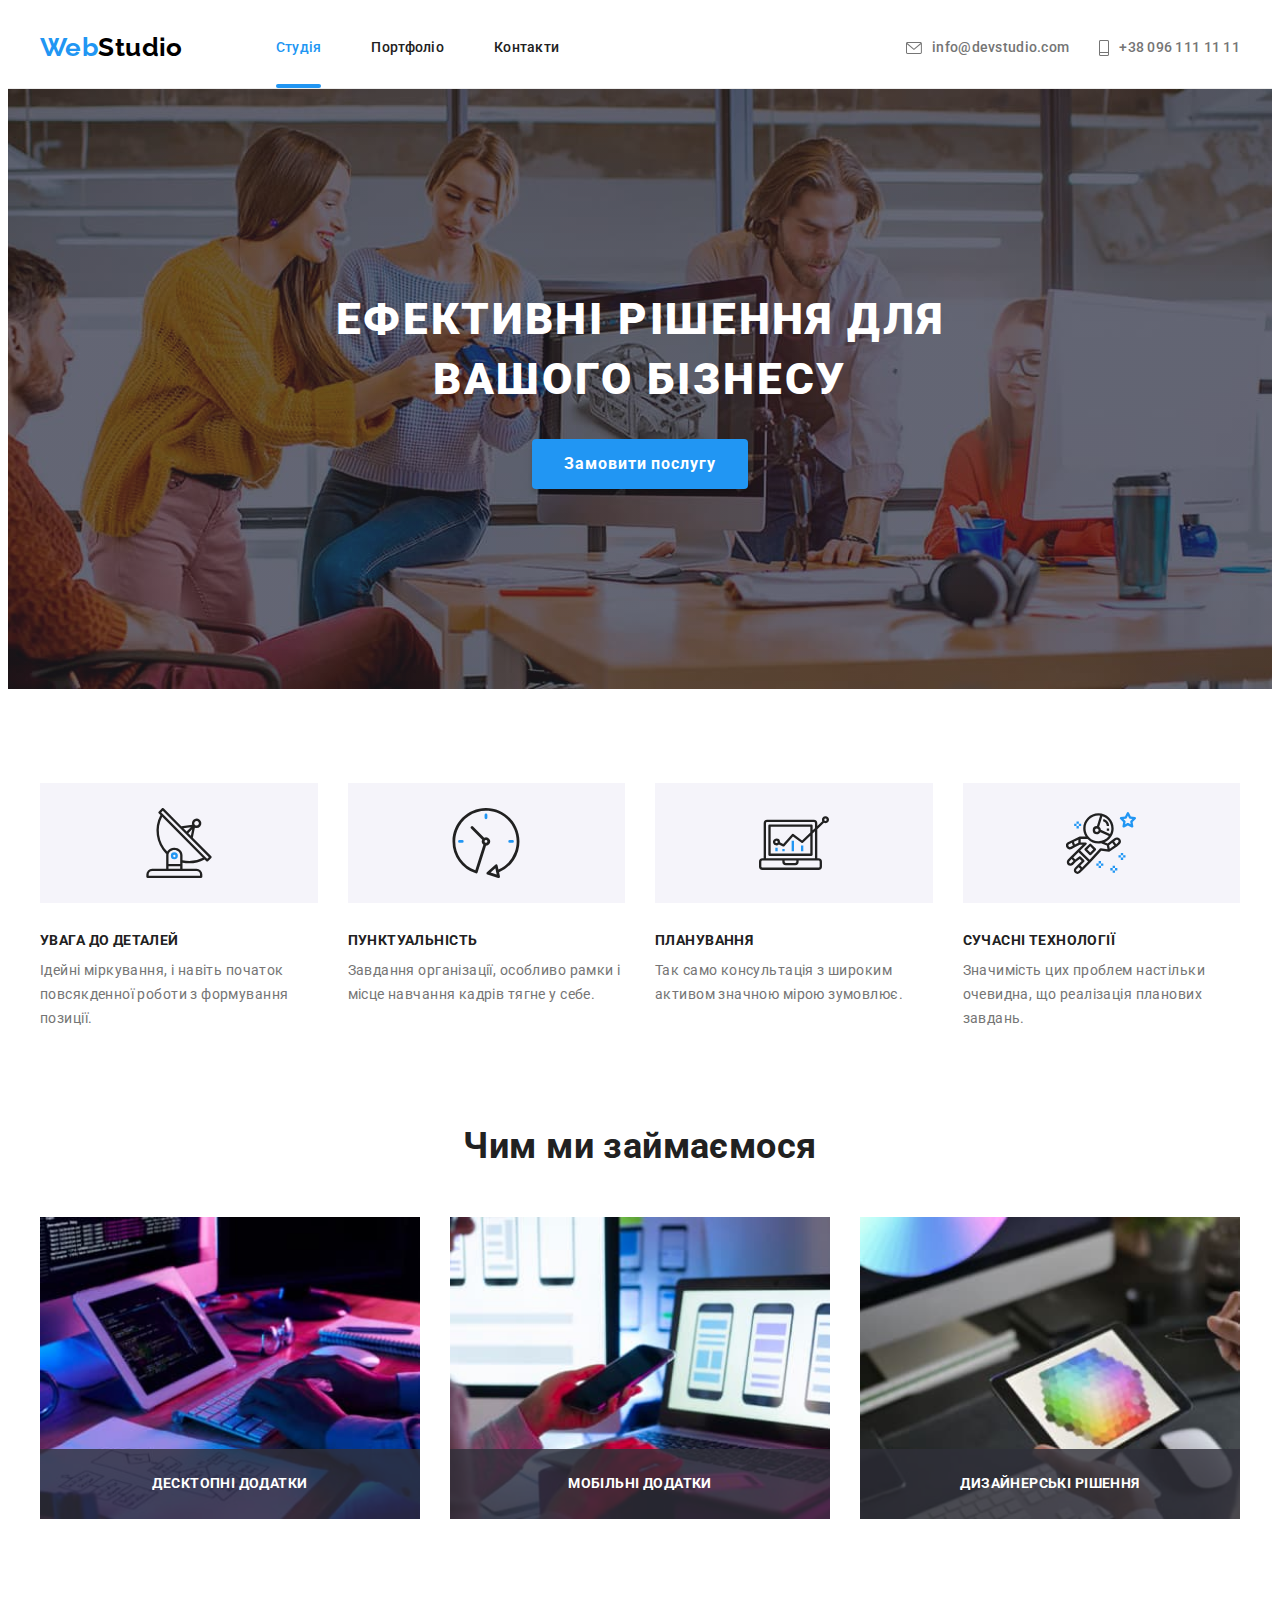
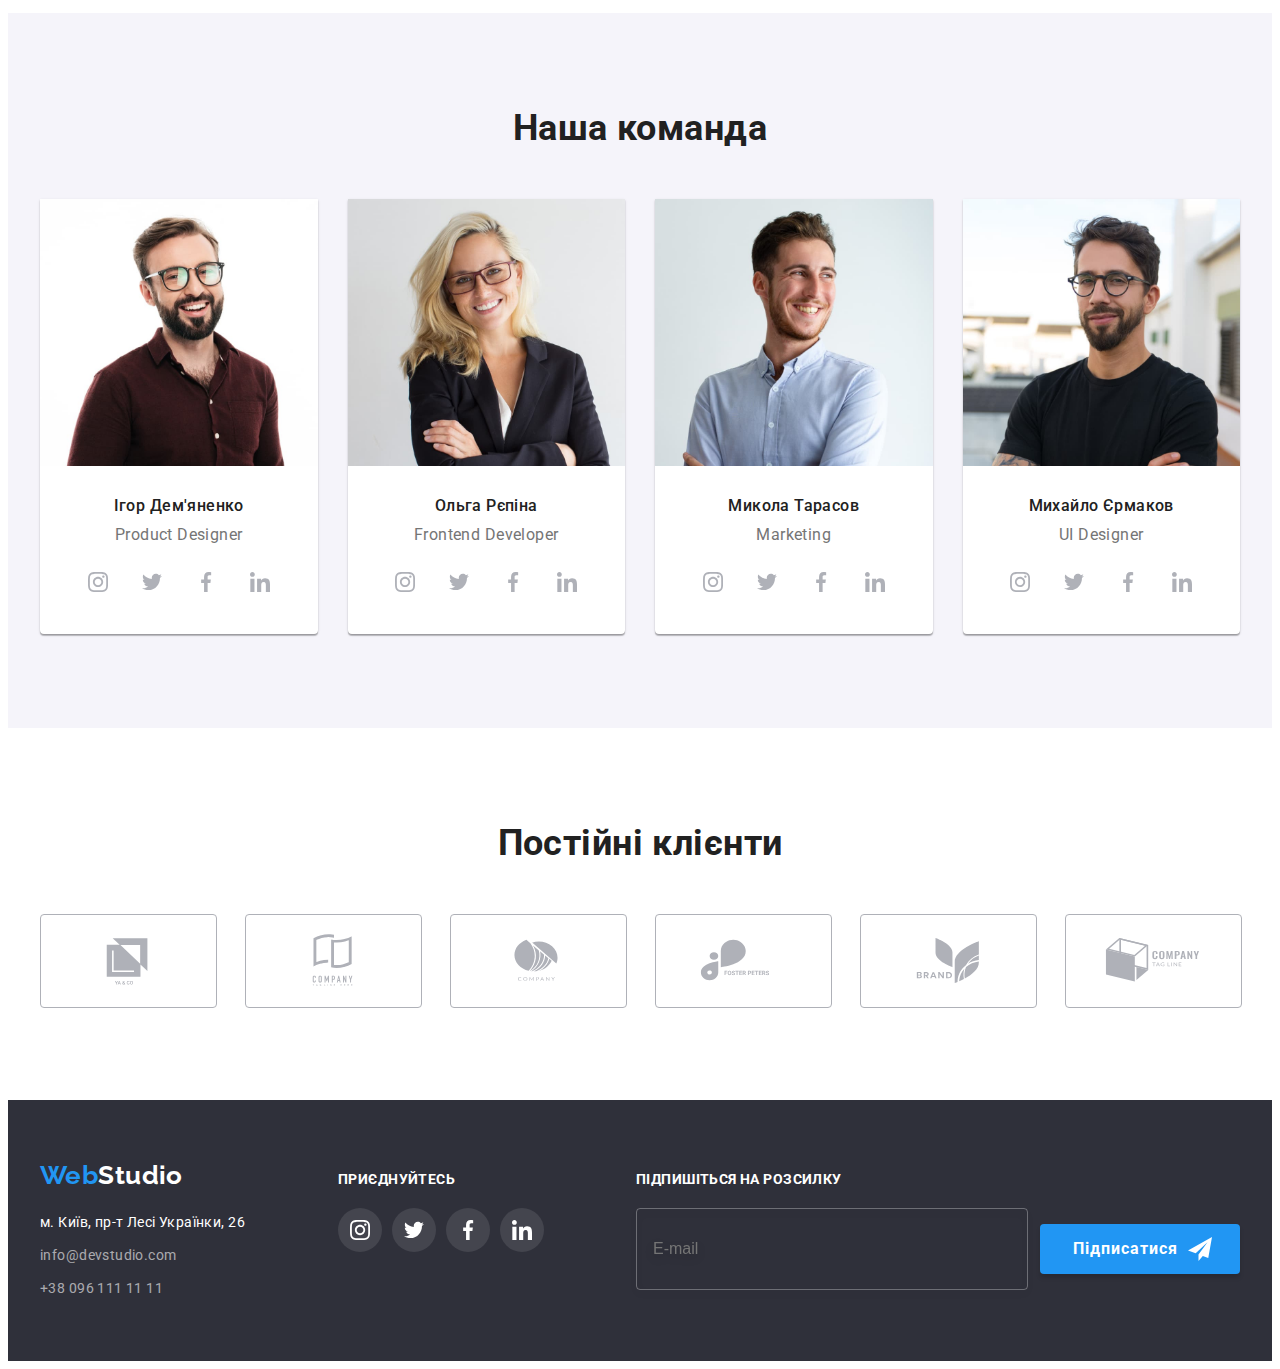
<file: index.html>
<!DOCTYPE html>
<html lang="uk">

<head>
  <meta charset="UTF-8" />
  <meta http-equiv="X-UA-Compatible" content="IE=edge" />
  <meta name="viewport" content="width=device-width, initial-scale=1.0" />
  <title>Ефективні рішення для вашого бізнесу</title>
  <link rel="preconnect" href="https://fonts.googleapis.com">
  <link rel="preconnect" href="https://fonts.gstatic.com" crossorigin>
  <link href="https://fonts.googleapis.com/css2?family=Raleway:wght@700&family=Roboto:wght@400;500;700;900&display=swap"
    rel="stylesheet">
  <link rel="stylesheet" href="https://cdnjs.cloudflare.com/ajax/libs/modern-normalize/1.1.0/modern-normalize.min.css"
    integrity="sha512-wpPYUAdjBVSE4KJnH1VR1HeZfpl1ub8YT/NKx4PuQ5NmX2tKuGu6U/JRp5y+Y8XG2tV+wKQpNHVUX03MfMFn9Q=="
    crossorigin="anonymous" referrerpolicy="no-referrer" />
  <!-- <link rel="stylesheet" href="./css/styles.css"> -->
  <link rel="stylesheet" href="./css/main.min.css">
</head>

<body>
  <header class="header">
    <div class="container header__container">
      <a class="logo header__logo" href="./index.html">Web<span class="header__logo-part">Studio</span></a>
      <nav class="navigation">
        <ul class="navigation__list">
          <li>
            <a class="navigation__link navigation__link--current " href="./index.html">Студія</a>
          </li>
          <li>
            <a class="navigation__link " href="./portfolio.html">Портфоліо</a>
          </li>
          <li>
            <a class="navigation__link" href="">Контакти</a>
          </li>
        </ul>
      </nav>
      <ul class="contacts">
        <li class="contacts__item">
          <a class="contacts__link" href="mailto:info@devstudio.com"><svg class="contacts__icon" width="16px"
              height="12px">
              <use href="./images/icons.svg#icon-envelope"> </use>
            </svg> info@devstudio.com</a>
        </li>
        <li class="contacts__item">
          <a class="contacts__link" href="tel:+380961111111"><svg class="contacts__icon" width="10px" height="16px">
              <use href="./images/icons.svg#icon-phone"> </use>
            </svg> +38 096 111 11 11</a>
        </li>
      </ul>
      <button type="button" class="menu-open" data-menu-open>
        <svg width="40" height="40">
          <use href="./images/icons.svg#icon-menu-btn"></use>
        </svg>
      </button>
    </div>
    <div class="mobile-menu is-hidden" data-menu >
     <div class="container">
       <div class="mobile-menu-top">
          <button type="button" class="menu-close" data-menu-close>
            <svg width="40" height="40">
              <use href="./images/icons.svg#icon-menu-close"></use>
            </svg>
          </button>
          <ul class="mobile-navigation__list">
            <li class="mobile-navigation__item">
              <a class="mobile-navigation__link" href="./index.html">Студія</a>
            </li>
            <li class="mobile-navigation__item">
              <a class="mobile-navigation__link " href="./portfolio.html">Портфоліо</a>
            </li>
            <li class="mobile-navigation__item">
              <a class="mobile-navigation__link" href="">Контакти</a>
            </li>
          </ul>
       </div>
  
       <div class="mobile-menu-bottom">
          <a class="mobile-contacts tel" href="tel:+380961111111">+38 096 111 11 11</a>
    
          <a class="mobile-contacts mail" href="mailto:info@devstudio.com">info@devstudio.com</a>
    
          <ul class="mobile-social">
            <li class="mobile-social__item">
              <a class="mobile-social__link" href="">
                Instagram
              </a>
            </li>
            <li class="mobile-social__item">
              <a class="mobile-social__link" href="">
                Twitter
              </a>
            </li>
            <li class="mobile-social__item">
              <a class="mobile-social__link" href="">
                Facebook
              </a>
            </li>
            <li class="mobile-social__item">
              <a class="mobile-social__link" href="">
                LinkedIn
              </a>
            </li>
          </ul>
       </div>
     </div>

    </div>
  </header>
  <main>
    <section class="hero">
      <h1 class="hero__title">
        Ефективні рішення для <br> вашого бізнесу
      </h1>
      <button class="hero__button" type="button" data-modal-open>Замовити послугу</button>
    </section>
    <section class="preference">
      <div class="container">
        <h2 class="hide">
          Наші відмінності
        </h2>
        <ul class="preference__list">
          <li class="preference__item">

            <h3 class="preference__title">
              УВАГА ДО ДЕТАЛЕЙ
            </h3>
            <p class="preference__text">
              Ідейні міркування, і навіть початок повсякденної роботи з
              формування позиції.
            </p>
          </li>
          <li class="preference__item">
            <h3 class="preference__title">
              ПУНКТУАЛЬНІСТЬ
            </h3>
            <p class="preference__text">
              Завдання організації, особливо рамки і місце навчання кадрів тягне
              у себе.
            </p>
          </li>
          <li class="preference__item">
            <h3 class="preference__title">ПЛАНУВАННЯ</h3>
            <p class="preference__text">
              Так само консультація з широким активом значною мірою зумовлює.
            </p>
          </li>
          <li class="preference__item">
            <h3 class="preference__title">СУЧАСНІ ТЕХНОЛОГІЇ</h3>
            <p class="preference__text">
              Значимість цих проблем настільки очевидна, що реалізація планових
              завдань.
            </p>
          </li>
        </ul>
      </div>
    </section>
    <section class="work ">
      <div class="container">
        <h2 class="work__title">Чим ми займаємося</h2>
        <ul class="work__list">
          <li class="work__item">
            <div class="work__wrap"><img srcset="./images/box1.jpg 1x, ./images/box1-2x.jpeg 2x" src="./images/box1.jpg"
                alt="програміст за роботою" width="370" height="294" />
              <h3 class="work__name">Десктопні додатки</h3>
            </div>
          </li>
          <li class="work__item">
            <div class="work__wrap">
              <img srcset="./images/box2.jpg 1x, ./images/box2-2x.jpeg 2x" src="./images/box2.jpg"
                alt="веб-дизайнер розробляє мобільний додаток" width="370" height="294" />
              <h3 class="work__name">Мобільні додатки</h3>
            </div>
          </li>
          <li class="work__item">
            <div class="work__wrap">
              <img srcset="./images/box3.jpg 1x, ./images/box3-2x.jpeg 2x" src="./images/box3.jpg"
                alt="веб-дизайнер працює з палітрою кольорів" width="370" height="294" />
              <h3 class="work__name">Дизайнерські рішення</h3>
            </div>
          </li>
        </ul>
      </div>
    </section>
    <section class="section-team">
      <div class="container">
        <h2 class="section-team__title">
          Наша команда
        </h2>
        <ul class="team">
          <li class="team__item">
            <picture>
              <source srcset="./images/igor-desk.jpg 1x, ./images/igor-desk-2x.jpeg 2x" media="(min-width: 1200px)">
              <source srcset="./images/igor-tablet.jpeg 1x, ./images/igor-tablet-2x.jpeg 2x" media="(min-width: 768px)">
              <source srcset="./images/igor-mobile.jpeg 1x, ./images/igor-mobile-2x.jpeg 2x" media="(max-width: 767px)">
              <img src="./images/igor-mobile.jpeg" alt="Ігор Дем'яненко" width="450" />
            </picture>

            <div class="team__card">
              <h3 class="team__name">Ігор Дем'яненко</h3>
              <p class="team__description" lang="en">Product Designer</p>
              <ul class="socials">
                <li class="socials__item">
                  <a class="socials__link" href="">
                    <svg class="socials__icon" width="20" height="20">
                      <use href="./images/icons.svg#icon-instagram2"></use>
                    </svg>
                  </a>
                </li>
                <li class="socials__item">
                  <a class="socials__link" href="">
                    <svg class="socials__icon" width="20" height="20">
                      <use href="./images/icons.svg#icon-twitter2"></use>
                    </svg>
                  </a>
                </li>
                <li class="socials__item">
                  <a class="socials__link" href="">
                    <svg class="socials__icon" width="20" height="20">
                      <use href="./images/icons.svg#icon-facebook2"></use>
                    </svg>
                  </a>
                </li>
                <li class="socials__item">
                  <a class="socials__link" href="">
                    <svg class="socials__icon" width="20" height="20">
                      <use href="./images/icons.svg#icon-linkedin2"></use>
                    </svg>
                  </a>
                </li>
              </ul>
            </div>
          </li>
          <li class="team__item">
            <picture>
              <source srcset="./images/olga-desk.jpg 1x, ./images/olga-desk-2x.jpeg 2x" media="(min-width: 1200px)">
              <source srcset="./images/olga-tablet.jpeg 1x, ./images/olga-tablet-2x.jpeg 2x" media="(min-width: 768px)">
              <source srcset="./images/olga-mobile.jpeg 1x, ./images/olga-mobile-2x.jpeg 2x" media="(max-width: 767px)">
              <img src="./images/olga-mobile.jpeg" alt="Ольга Рєпіна" width="450" />
            </picture>
            <div class="team__card">
              <h3 class="team__name">Ольга Рєпіна</h3>
              <p class="team__description" lang="en">Frontend Developer</p>
              <ul class="socials">
                <li class="socials__item">
                  <a class="socials__link" href="">
                    <svg class="socials__icon" width="20" height="20">
                      <use href="./images/icons.svg#icon-instagram2"></use>
                    </svg>
                  </a>
                </li>
                <li class="socials__item">
                  <a class="socials__link" href="">
                    <svg class="socials__icon" width="20" height="20">
                      <use href="./images/icons.svg#icon-twitter2"></use>
                    </svg>
                  </a>
                </li>
                <li class="socials__item">
                  <a class="socials__link" href="">
                    <svg class="socials__icon" width="20" height="20">
                      <use href="./images/icons.svg#icon-facebook2"></use>
                    </svg>
                  </a>
                </li>
                <li class="socials__item">
                  <a class="socials__link" href="">
                    <svg class="socials__icon" width="20" height="20">
                      <use href="./images/icons.svg#icon-linkedin2"></use>
                    </svg>
                  </a>
                </li>
              </ul>
            </div>
          </li>
          <li class="team__item">
            <picture>
              <source srcset="./images/mukola-desk.jpg 1x, ./images/mukola-desk-2x.jpeg 2x" media="(min-width: 1200px)">
              <source srcset="./images/mukola-tablet.jpeg 1x, ./images/mukola-tablet-2x.jpeg 2x"
                media="(min-width: 768px)">
              <source srcset="./images/mukola-mobile.jpeg 1x, ./images/mukola-mobile-2x.jpeg 2x"
                media="(max-width: 767px)">
              <img src="./images/mukola-mobile.jpeg" alt="Микола Тарасов" width="450" />
            </picture>
            <div class="team__card">
              <h3 class="team__name">Микола Тарасов</h3>
              <p class="team__description" lang="en">Marketing</p>
              <ul class="socials">
                <li class="socials__item">
                  <a class="socials__link" href="">
                    <svg class="socials__icon" width="20" height="20">
                      <use href="./images/icons.svg#icon-instagram2"></use>
                    </svg>
                  </a>
                </li>
                <li class="socials__item">
                  <a class="socials__link" href="">
                    <svg class="socials__icon" width="20" height="20">
                      <use href="./images/icons.svg#icon-twitter2"></use>
                    </svg>
                  </a>
                </li>
                <li class="socials__item">
                  <a class="socials__link" href="">
                    <svg class="socials__icon" width="20" height="20">
                      <use href="./images/icons.svg#icon-facebook2"></use>
                    </svg>
                  </a>
                </li>
                <li class="socials__item">
                  <a class="socials__link" href="">
                    <svg class="socials__icon" width="20" height="20">
                      <use href="./images/icons.svg#icon-linkedin2"></use>
                    </svg>
                  </a>
                </li>
              </ul>
            </div>
          </li>
          <li class="team__item">
            <picture>
              <source srcset="./images/muchailo-desk.jpg 1x, ./images/muchailo-desk-2x.jpeg 2x"
                media="(min-width: 1200px)">
              <source srcset="./images/muchailo-tablet.jpeg 1x, ./images/muchailo-tablet-2x.jpeg 2x"
                media="(min-width: 768px)">
              <source srcset="./images/muchailo-mobile.jpeg 1x, ./images/muchailo-mobile-2x.jpeg 2x"
                media="(max-width: 767px)">
              <img src="./images/muchailo-mobile.jpeg" alt="Михайло Єрмаков" width="450" />
            </picture>
            <div class="team__card">
              <h3 class="team__name">Михайло Єрмаков</h3>
              <p class="team__description" lang="en">UI Designer</p>
              <ul class="socials">
                <li class="socials__item">
                  <a class="socials__link" href="">
                    <svg class="socials__icon" width="20" height="20">
                      <use href="./images/icons.svg#icon-instagram2"></use>
                    </svg>
                  </a>
                </li>
                <li class="socials__item">
                  <a class="socials__link" href="">
                    <svg class="socials__icon" width="20" height="20">
                      <use href="./images/icons.svg#icon-twitter2"></use>
                    </svg>
                  </a>
                </li>
                <li class="socials__item">
                  <a class="socials__link" href="">
                    <svg class="socials__icon" width="20" height="20">
                      <use href="./images/icons.svg#icon-facebook2"></use>
                    </svg>
                  </a>
                </li>
                <li class="socials__item">
                  <a class="socials__link" href="">
                    <svg class="socials__icon" width="20" height="20">
                      <use href="./images/icons.svg#icon-linkedin2"></use>
                    </svg>
                  </a>
                </li>
              </ul>
            </div>
          </li>
        </ul>
      </div>
    </section>
    <section class="clients section">
      <div class="container">
        <h2 class="clients__title">Постійні клієнти</h2>
        <ul class="clients__list">
          <li class="clients__item">
            <a class="clients__link" href=""> <svg class="clients__icon" width="106" height="60">
                <use href="./images/icons.svg#icon-yaco"></use>
              </svg></a>
          </li>
          <li class="clients__item">
            <a class="clients__link" href=""> <svg class="clients__icon" width="106" height="60">
                <use href="./images/icons.svg#icon-company1"></use>
              </svg></a>
          </li>
          <li class="clients__item">
            <a class="clients__link" href=""> <svg class="clients__icon" width="106" height="60">
                <use href="./images/icons.svg#icon-company2"></use>
              </svg></a>
          </li>
          <li class="clients__item">
            <a class="clients__link" href=""> <svg class="clients__icon" width="106" height="60">
                <use href="./images/icons.svg#icon-foster"></use>
              </svg></a>
          </li>
          <li class="clients__item">
            <a class="clients__link" href=""> <svg class="clients__icon" width="106" height="60">
                <use href="./images/icons.svg#icon-brand"></use>
              </svg></a>
          </li>
          <li class="clients__item">
            <a class="clients__link" href=""> <svg class="clients__icon" width="106" height="60">
                <use href="./images/icons.svg#icon-tagline"></use>
              </svg></a>
          </li>
        </ul>
      </div>
    </section>
  </main>
  <footer class="footer footer__section">
    <div class="container footer__wrap">
      <div class="tablet footer__wrap">
        <div class="address__wrap">
          <a class="logo footer__logo" href="./index.html">Web<span class="footer__logo-part">Studio</span></a>
          <address>
            <ul class="address">
              <li class="address__item">
                <a class="address__link address__link--map" href="https://goo.gl/maps/CPtrU1FHBa2aNyZL9" target="_blank"
                  rel="noopener noreferrer">
                  м. Київ, пр-т Лесі Українки, 26
                </a>
              </li>
              <li class="address__item">
                <a class="address__link" href="mailto:info@devstudio.com">info@devstudio.com</a>
              </li>
              <li class="address__item">
                <a class="address__link" href="tel:+380961111111">+38 096 111 11 11</a>
              </li>
            </ul>
          </address>
        </div>
        <div class="join-wrap">
          <p class="footer__title">приєднуйтесь</p>
          <ul class="join">
            <li class="join__item">
              <a class="join__link" href="">
                <svg class="join__icon" width="20" height="20">
                  <use href="./images/icons.svg#icon-instagram1"></use>
                </svg>
              </a>
            </li>
            <li class="join__item">
              <a class="join__link" href="">
                <svg class="join__icon" width="20" height="20">
                  <use href="./images/icons.svg#icon-twitter1"></use>
                </svg>
              </a>
            </li>
            <li class="join__item">
              <a class="join__link" href="">
                <svg class="join__icon" width="20" height="20">
                  <use href="./images/icons.svg#icon-facebook1"></use>
                </svg>
              </a>
            </li>
            <li class="join__item">
              <a class="join__link" href="">
                <svg class="join__icon" width="20" height="20">
                  <use href="./images/icons.svg#icon-linkedin1"></use>
                </svg>
              </a>
            </li>
          </ul>
        </div>
      </div>

      <form name="footer-form">
        <p class="footer__title">Підпишіться на розсилку</p>
        <div class=" footer-form__wrap">
          <label>
            <input class="footer-form__input" type="email" name="email-subscribe" placeholder="E-mail"
              autocomplete="off" required>
          </label>
          <button class="footer-form__button" type="submit">
            Підписатися <svg class="footer-form__icon" width="24" height="24">
              <use href="./images/icons.svg#icon-icon-send"></use>
            </svg> </button>
        </div>
      </form>

    </div>

  </footer>
  <div class="backdrop is-hidden" data-modal>
    <div class="modal">
      <p class="modal__title">Залиште свої дані, ми вам передзвонимо</p>
      <form class="modal__form" autocomplete="off">

        <div class="modal__item">
          <label class="modal__label" for="name">Ім'я</label>
          <input class="modal__input" type="text" id="name" autofocus required>
          <svg class="modal__icone" width="18" height="18">
            <use href="./images/icons.svg#icon-person-black"></use>
          </svg>
        </div>
        <div class="modal__item">
          <label class="modal__label" for="tel">Телефон</label>
          <input class="modal__input" type="tel" id="tel" required>
          <svg class="modal__icone" width="18" height="18">
            <use href="./images/icons.svg#icon-phone-black"></use>
          </svg>
        </div>
        <div class="modal__item">
          <label class="modal__label" for="email">Пошта</label>
          <input class="modal__input" type="email" id="email">
          <svg class="modal__icone" width="18" height="18">
            <use href="./images/icons.svg#icon-email-black"></use>
          </svg>
        </div>

        <label class="modal__comment-label" for="comment">Коментар </label>
        <textarea class="modal__comment" name="comment" id="comment" placeholder="Введіть текст"></textarea>

        <div class="checkbox-wrap">
          <input class="checkbox__input hide" type="checkbox" name="policy" id="policy" required>
          <label class="checkbox__label" for="policy">
            <span class="checkbox__cover"><svg class="checkbox__icon" width="16" height="15">
                <use href="./images/icons.svg#icon-icon-check"></use>
              </svg></span>
            Погоджуюся з розсилкою та приймаю <a class="checkbox__link" href=""> Умови договору </a>
          </label>
        </div>

        <button class="modal__button" type="submit">Відправити</button>

      </form>
      <button class="close-button" type="button" data-modal-close> <svg class="close-button__icon" width="18"
          height="18">
          <use href="./images/icons.svg#icon-cross"></use>
        </svg>
      </button>
    </div>
  </div>
  <script src="./js/modal.js"></script>
  <script src="./js/menu.js"></script>
</body>

</html>
</file>
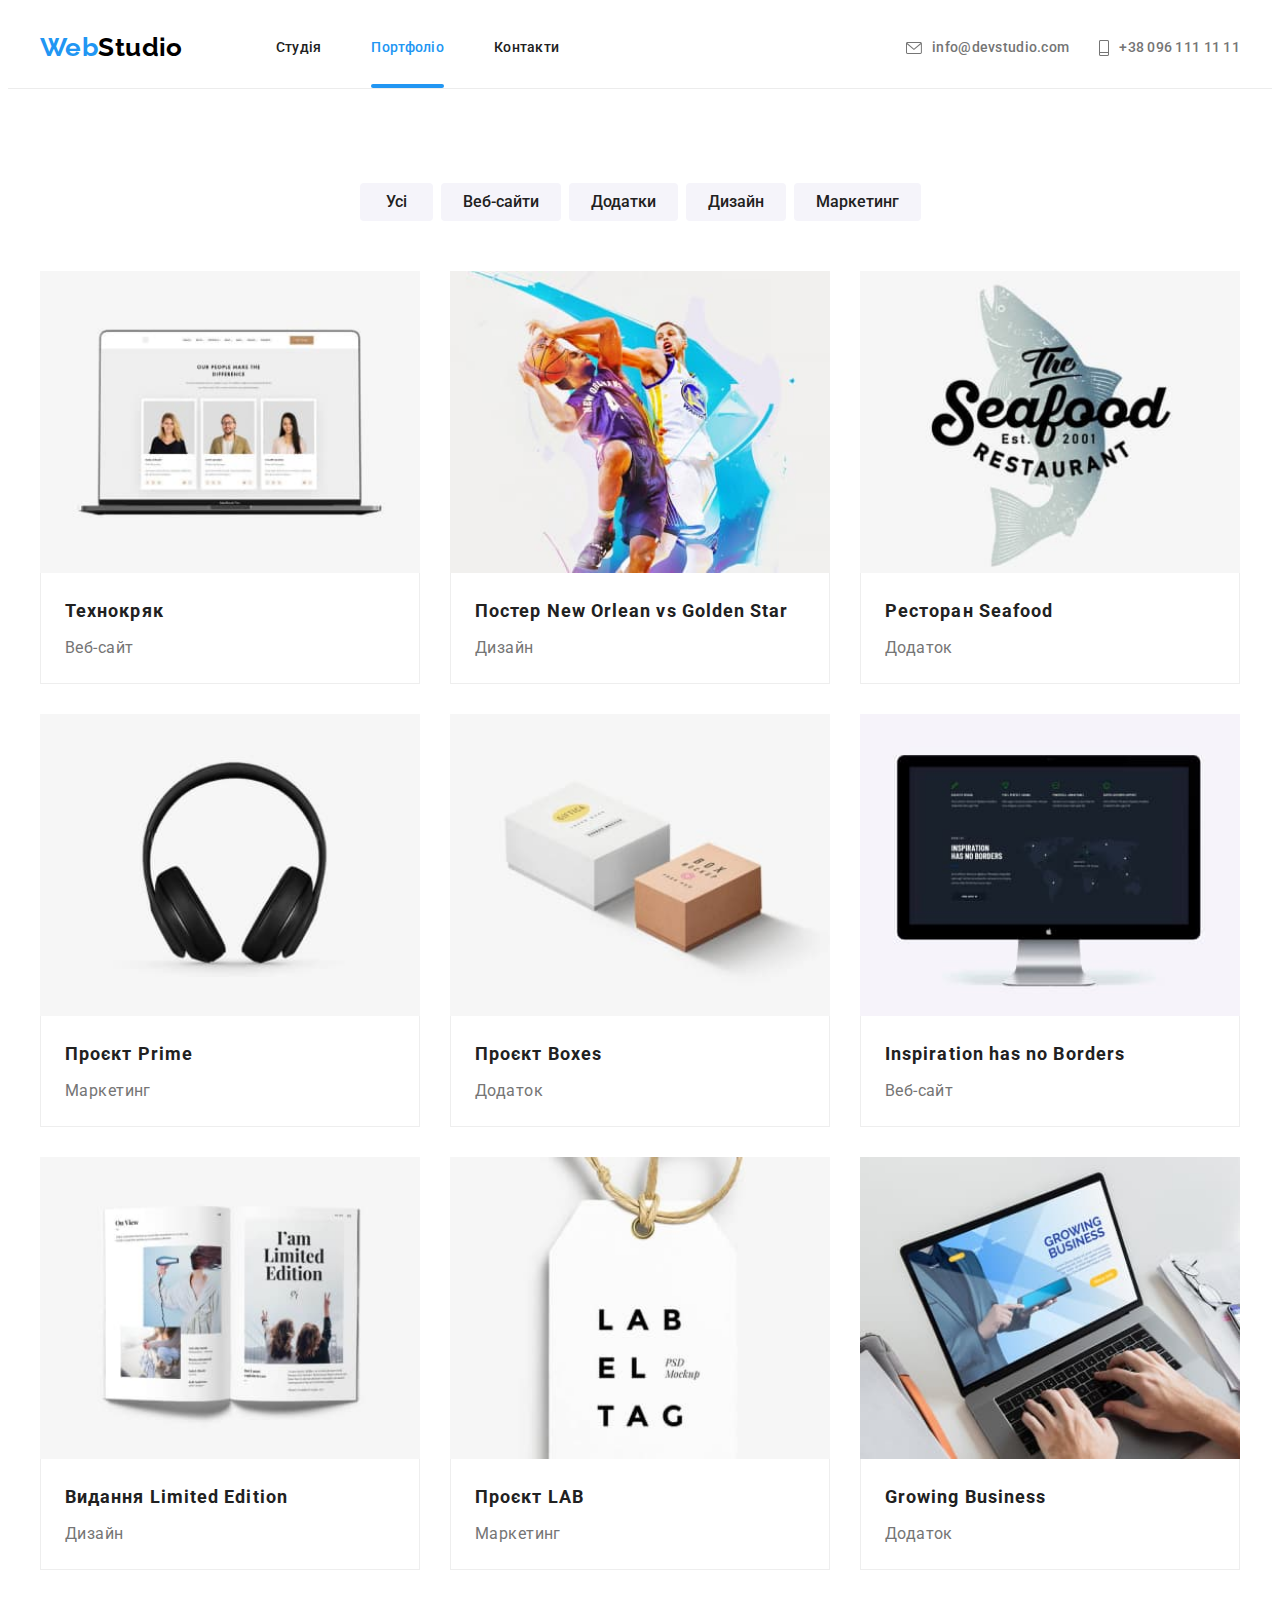
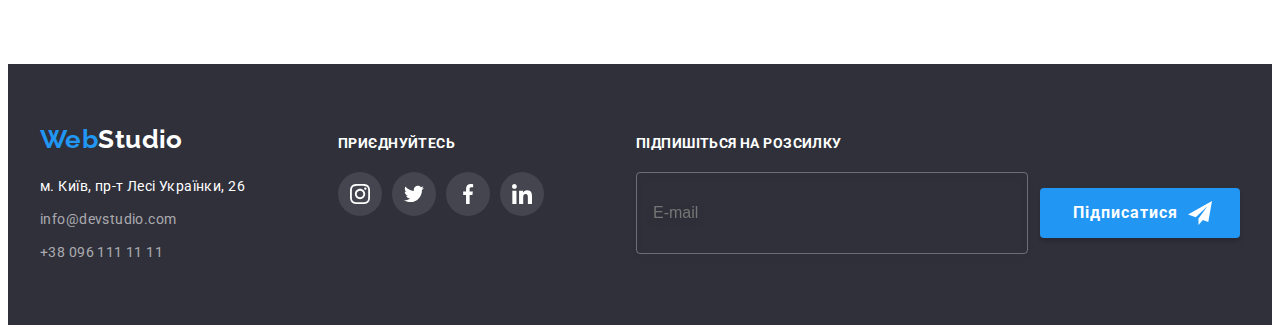
<file: portfolio.html>
<!DOCTYPE html>
<html lang="uk">

<head>
  <meta charset="UTF-8">
  <meta http-equiv="X-UA-Compatible" content="IE=edge">
  <meta name="viewport" content="width=device-width, initial-scale=1.0">
  <title>Портфоліо</title>
  <link rel="preconnect" href="https://fonts.googleapis.com">
  <link rel="preconnect" href="https://fonts.gstatic.com" crossorigin>
  <link href="https://fonts.googleapis.com/css2?family=Raleway:wght@700&family=Roboto:wght@400;500;700;900&display=swap"
    rel="stylesheet">
  <link rel="stylesheet" href="https://cdnjs.cloudflare.com/ajax/libs/modern-normalize/1.1.0/modern-normalize.min.css"
    integrity="sha512-wpPYUAdjBVSE4KJnH1VR1HeZfpl1ub8YT/NKx4PuQ5NmX2tKuGu6U/JRp5y+Y8XG2tV+wKQpNHVUX03MfMFn9Q=="
    crossorigin="anonymous" referrerpolicy="no-referrer" />
  <!-- <link rel="stylesheet" href="./css/styles.css"> -->
  <link rel="stylesheet" href=".//css/main.min.css">
</head>

<body>
  <header class="header">
    <div class="container header__container">
      <a class="logo header__logo" href="./index.html">Web<span class="header__logo-part">Studio</span></a>
      <nav class="navigation">
        <ul class="navigation__list">
          <li>
            <a class="navigation__link  " href="./index.html">Студія</a>
          </li>
          <li>
            <a class="navigation__link navigation__link--current" href="./portfolio.html">Портфоліо</a>
          </li>
          <li>
            <a class="navigation__link" href="">Контакти</a>
          </li>
        </ul>
      </nav>
      <ul class="contacts">
        <li class="contacts__item">
          <a class="contacts__link" href="mailto:info@devstudio.com"><svg class="contacts__icon" width="16px"
              height="12px">
              <use href="./images/icons.svg#icon-envelope"> </use>
            </svg> info@devstudio.com</a>
        </li>
        <li class="contacts__item">
          <a class="contacts__link" href="tel:+380961111111"><svg class="contacts__icon" width="10px" height="16px">
              <use href="./images/icons.svg#icon-phone"> </use>
            </svg> +38 096 111 11 11</a>
        </li>
      </ul>
      <button type="button" class="menu-open" data-menu-open>
        <svg width="40" height="40">
          <use href="./images/icons.svg#icon-menu-btn"></use>
        </svg>
      </button>
    </div>
    <div class="mobile-menu is-hidden" data-menu>
      <div class="container">
        <div class="mobile-menu-top">
          <button type="button" class="menu-close" data-menu-close>
            <svg width="40" height="40">
              <use href="./images/icons.svg#icon-menu-close"></use>
            </svg>
          </button>
          <ul class="mobile-navigation__list">
            <li class="mobile-navigation__item">
              <a class="mobile-navigation__link" href="./index.html">Студія</a>
            </li>
            <li class="mobile-navigation__item">
              <a class="mobile-navigation__link " href="./portfolio.html">Портфоліо</a>
            </li>
            <li class="mobile-navigation__item">
              <a class="mobile-navigation__link" href="">Контакти</a>
            </li>
          </ul>
        </div>
        <div class="mobile-menu-bottom">
          <a class="mobile-contacts tel" href="tel:+380961111111">+38 096 111 11 11</a>

          <a class="mobile-contacts mail" href="mailto:info@devstudio.com">info@devstudio.com</a>

          <ul class="mobile-social">
            <li class="mobile-social__item">
              <a class="mobile-social__link" href="">
                Instagram
              </a>
            </li>
            <li class="mobile-social__item">
              <a class="mobile-social__link" href="">
                Twitter
              </a>
            </li>
            <li class="mobile-social__item">
              <a class="mobile-social__link" href="">
                Facebook
              </a>
            </li>
            <li class="mobile-social__item">
              <a class="mobile-social__link" href="">
                LinkedIn
              </a>
            </li>
          </ul>
        </div>
      </div>
    </div>
  </header>

  <main>
    <section class="porfolio section">
      <div class="container">
        <h1 class="hide">Портфоліо</h1>
        <ul class="portfolio__list">
          <li>
            <button class="portfolio__button" type="button">Усі</button>
          </li>
          <li>
            <button class="portfolio__button" type="button">Веб-сайти</button>
          </li>
          <li>
            <button class="portfolio__button" type="button">Додатки</button>
          </li>
          <li>
            <button class="portfolio__button" type="button">Дизайн</button>
          </li>
          <li>
            <button class="portfolio__button" type="button">Маркетинг</button>
          </li>
        </ul>
        <ul class="projects">
          <li class="projects__item">
            <a class="projects__link" href="#">
              <div class="overlay">
                <picture>
                  <source srcset="./images/laptop-desk.jpg 1x, ./images/laptop-desk-2x.jpeg 2x" media="(min-width: 1200px)">
                  <source srcset="./images/laptop-tablet.jpeg 1x, ./images/laptop-tablet-2x.jpeg 2x" media="(min-width: 768px)">
                  <source srcset="./images/laptop-mobile.jpeg 1x, ./images/laptop-mobile-2x.jpeg 2x" media="(max-width: 767px)">
                  <img src="./images/laptop-mobile.jpeg" alt="сторінка веб-сайту" width="450" />
                </picture>
                <p class="overlay__text">Ресурс пропонує комплексні пропозиції з різним рівнем функціоналу та сервісів.
                  Все це дозволить
                  відвідувачу отримати вичерпні відомості про компанію чи приватну особу.</p>
              </div>
              <div class="description">
                <h2 class="description__title">Технокряк</h2>
                <p class="description__text">Веб-сайт</p>
              </div>
            </a>
          </li>
          <li class="projects__item">
            <a class="projects__link" href="#">
              <div class="overlay">
                <picture>
                  <source srcset="./images/orlean-desk.jpg 1x, ./images/orlean-desk-2x.jpeg 2x" media="(min-width: 1200px)">
                  <source srcset="./images/orlean-tablet.jpeg 1x, ./images/orlean-tablet-2x.jpeg 2x" media="(min-width: 768px)">
                  <source srcset="./images/orlean-mobile.jpeg 1x, ./images/orlean-mobile-2x.jpeg 2x" media="(max-width: 767px)">
                  <img src="./images/orlean-mobile.jpeg" alt="баскетболісти грають у м'яч" width="450" />
                </picture>
                <p class="overlay__text">Ресурс пропонує комплексні пропозиції з різним рівнем функціоналу та сервісів.
                  Все це дозволить
                  відвідувачу отримати вичерпні відомості про компанію чи приватну особу.</p>
              </div>
              <div class="description">
                <h2 class="description__title">Постер New Orlean vs Golden Star</h2>
                <p class="description__text">Дизайн</p>
              </div>
            </a>
          </li>
          <li class="projects__item">
            <a class="projects__link" href="#">
              <div class="overlay">
                <picture>
                  <source srcset="./images/seafood-desk.jpg 1x, ./images/seafood-desk-2x.jpeg 2x" media="(min-width: 1200px)">
                  <source srcset="./images/seafood-tablet.jpeg 1x, ./images/seafood-tablet-2x.jpeg 2x" media="(min-width: 768px)">
                  <source srcset="./images/seafood-mobile.jpeg 1x, ./images/seafood-mobile-2x.jpeg 2x" media="(max-width: 767px)">
                  <img src="./images/seafood-mobile.jpeg" alt="логотип ресторану морської їжі" width="450" />
                </picture>
                <p class="overlay__text">Ресурс пропонує комплексні пропозиції з різним рівнем функціоналу та сервісів.
                  Все це дозволить
                  відвідувачу отримати вичерпні відомості про компанію чи приватну особу.</p>
              </div>
              <div class="description">
                <h2 class="description__title">Ресторан Seafood</h2>
                <p class="description__text">Додаток</p>
              </div>
            </a>
          </li>
          <li class="projects__item">
            <a class="projects__link" href="#">
              <div class="overlay">
                <picture>
                  <source srcset="./images/headphones-desk.jpg 1x, ./images/headphones-desk-2x.jpeg 2x" media="(min-width: 1200px)">
                  <source srcset="./images/headphones-tablet.jpeg 1x, ./images/headphones-tablet-2x.jpeg 2x" media="(min-width: 768px)">
                  <source srcset="./images/headphones-mobile.jpeg 1x, ./images/headphones-mobile-2x.jpeg 2x" media="(max-width: 767px)">
                  <img src="./images/headphones-mobile.jpeg" alt="навушники" width="450" />
                </picture>
                <p class="overlay__text">Ресурс пропонує комплексні пропозиції з різним рівнем функціоналу та сервісів.
                  Все це дозволить
                  відвідувачу отримати вичерпні відомості про компанію чи приватну особу.</p>
              </div>
              <div class="description">
                <h2 class="description__title">Проєкт Prime</h2>
                <p class="description__text">Маркетинг</p>
              </div>
            </a>
          </li>
          <li class="projects__item">
            <a class="projects__link" href="#">
              <div class="overlay">
                <picture>
                  <source srcset="./images/boxes-desk.jpg 1x, ./images/boxes-desk-2x.jpeg 2x" media="(min-width: 1200px)">
                  <source srcset="./images/boxes-tablet.jpeg 1x, ./images/boxes-tablet-2x.jpeg 2x" media="(min-width: 768px)">
                  <source srcset="./images/boxes-mobile.jpeg 1x, ./images/boxes-mobile-2x.jpeg 2x" media="(max-width: 767px)">
                  <img src="./images/boxes-mobile.jpeg" alt="дві картонні коробки" width="450" />
                </picture>
                <p class="overlay__text">Ресурс пропонує комплексні пропозиції з різним рівнем функціоналу та сервісів.
                  Все це дозволить
                  відвідувачу отримати вичерпні відомості про компанію чи приватну особу.</p>
              </div>
              <div class="description">
                <h2 class="description__title">Проєкт Boxes</h2>
                <p class="description__text">Додаток</p>
              </div>
            </a>
          </li>
          <li class="projects__item">
            <a class="projects__link" href="#">
              <div class="overlay">
                <picture>
                  <source srcset="./images/screen-desk.jpg 1x, ./images/screen-desk-2x.jpeg 2x" media="(min-width: 1200px)">
                  <source srcset="./images/screen-tablet.jpeg 1x, ./images/screen-tablet-2x.jpeg 2x" media="(min-width: 768px)">
                  <source srcset="./images/screen-mobile.jpeg 1x, ./images/screen-mobile-2x.jpeg 2x" media="(max-width: 767px)">
                  <img src="./images/screen-mobile.jpeg" alt="монітор з відкритою сторінкою веб-сайту" width="450" />
                </picture>
                <p class="overlay__text">Ресурс пропонує комплексні пропозиції з різним рівнем функціоналу та сервісів.
                  Все це дозволить
                  відвідувачу отримати вичерпні відомості про компанію чи приватну особу.</p>
              </div>
              <div class="description">
                <h2 class="description__title">Inspiration has no Borders</h2>
                <p class="description__text">Веб-сайт</p>
              </div>
            </a>
          </li>
          <li class="projects__item">
            <a class="projects__link" href="#">
              <div class="overlay">
                <picture>
                  <source srcset="./images/magazine-desk.jpg 1x, ./images/magazine-desk-2x.jpeg 2x" media="(min-width: 1200px)">
                  <source srcset="./images/magazine-tablet.jpeg 1x, ./images/magazine-tablet-2x.jpeg 2x" media="(min-width: 768px)">
                  <source srcset="./images/magazine-mobile.jpeg 1x, ./images/magazine-mobile-2x.jpeg 2x" media="(max-width: 767px)">
                  <img src="./images/magazine-mobile.jpeg" alt="розгорнуте друковане видання" width="450" />
                </picture>
                <p class="overlay__text">Ресурс пропонує комплексні пропозиції з різним рівнем функціоналу та сервісів.
                  Все це дозволить
                  відвідувачу отримати вичерпні відомості про компанію чи приватну особу.</p>
              </div>
              <div class="description">
                <h2 class="description__title">Видання Limited Edition</h2>
                <p class="description__text">Дизайн</p>
              </div>
            </a>
          </li>
          <li class="projects__item">
            <a class="projects__link" href="#">
              <div class="overlay">
                <picture>
                  <source srcset="./images/tag-desk.jpg 1x, ./images/tag-desk-2x.jpeg 2x" media="(min-width: 1200px)">
                  <source srcset="./images/tag-tablet.jpeg 1x, ./images/tag-tablet-2x.jpeg 2x" media="(min-width: 768px)">
                  <source srcset="./images/tag-mobile.jpeg 1x, ./images/tag-mobile-2x.jpeg 2x" media="(max-width: 767px)">
                  <img src="./images/tag-mobile.jpeg" alt="ярлик" width="450" />
                </picture>
                <p class="overlay__text">Ресурс пропонує комплексні пропозиції з різним рівнем функціоналу та сервісів.
                  Все це дозволить
                  відвідувачу отримати вичерпні відомості про компанію чи приватну особу.</p>
              </div>
              <div class="description">
                <h2 class="description__title">Проєкт LAB</h2>
                <p class="description__text">Маркетинг</p>
              </div>
            </a>
          </li>
          <li class="projects__item">
            <a class="projects__link" href="#">
              <div class="overlay">
                <picture>
                  <source srcset="./images/hands-desk.jpg 1x, ./images/hands-desk-2x.jpeg 2x" media="(min-width: 1200px)">
                  <source srcset="./images/hands-tablet.jpeg 1x, ./images/hands-tablet-2x.jpeg 2x" media="(min-width: 768px)">
                  <source srcset="./images/hands-mobile.jpeg 1x, ./images/hands-mobile-2x.jpeg 2x" media="(max-width: 767px)">
                  <img src="./images/hands-mobile.jpeg" alt="робота з лептопом" width="450" />
                </picture>
                <p class="overlay__text">Ресурс пропонує комплексні пропозиції з різним рівнем функціоналу та сервісів.
                  Все це дозволить
                  відвідувачу отримати вичерпні відомості про компанію чи приватну особу.</p>
              </div>
              <div class="description">
                <h2 class="description__title">Growing Business</h2>
                <p class="description__text">Додаток</p>
              </div>
            </a>
          </li>
        </ul>
      </div>
    </section>
  </main>
  <footer class="footer footer__section">
    <div class="container footer__wrap">
      <div class="tablet footer__wrap">
        <div class="address__wrap">
          <a class="logo footer__logo" href="./index.html">Web<span class="footer__logo-part">Studio</span></a>
          <address>
            <ul class="address">
              <li class="address__item">
                <a class="address__link address__link--map" href="https://goo.gl/maps/CPtrU1FHBa2aNyZL9" target="_blank"
                  rel="noopener noreferrer">
                  м. Київ, пр-т Лесі Українки, 26
                </a>
              </li>
              <li class="address__item">
                <a class="address__link" href="mailto:info@devstudio.com">info@devstudio.com</a>
              </li>
              <li class="address__item">
                <a class="address__link" href="tel:+380961111111">+38 096 111 11 11</a>
              </li>
            </ul>
          </address>
        </div>
        <div class="join-wrap">
          <p class="footer__title">приєднуйтесь</p>
          <ul class="join">
            <li class="join__item">
              <a class="join__link" href="">
                <svg class="join__icon" width="20" height="20">
                  <use href="./images/icons.svg#icon-instagram1"></use>
                </svg>
              </a>
            </li>
            <li class="join__item">
              <a class="join__link" href="">
                <svg class="join__icon" width="20" height="20">
                  <use href="./images/icons.svg#icon-twitter1"></use>
                </svg>
              </a>
            </li>
            <li class="join__item">
              <a class="join__link" href="">
                <svg class="join__icon" width="20" height="20">
                  <use href="./images/icons.svg#icon-facebook1"></use>
                </svg>
              </a>
            </li>
            <li class="join__item">
              <a class="join__link" href="">
                <svg class="join__icon" width="20" height="20">
                  <use href="./images/icons.svg#icon-linkedin1"></use>
                </svg>
              </a>
            </li>
          </ul>
        </div>
      </div>
      <form name="footer-form">
        <p class="footer__title">Підпишіться на розсилку</p>
        <div class=" footer-form__wrap">
          <label>
            <input class="footer-form__input" type="email" name="email-subscribe" placeholder="E-mail"
              autocomplete="off" required>
          </label>
          <button class="footer-form__button" type="submit">
            Підписатися <svg class="footer-form__icon" width="24" height="24">
              <use href="./images/icons.svg#icon-icon-send"></use>
            </svg> </button>
        </div>
      </form>
    </div>
  </footer>
  <script src="./js/menu.js"></script>
</body>
</html>
</file>
<file: css/main.min.css>
:root{--black-color: #000000;--white-color: #ffffff;--accent-color: #2196f3;--active-button-color: #188cef;--primary-text-color: #757575;--primary-title-color: #212121;--footer-bcg-color: #2f303a;--section-team-bcg-color: #f5f4fa;--address-footer-color: rgba(255, 255, 255, 0.6);--primary-icon-color: #afb1b8;--hero-bcg: linear-gradient( rgba(47, 48, 58, 0.4), rgba(47, 48, 58, 0.4) )}.hide{position:absolute;width:1px;height:1px;margin:-1px;padding:0;overflow:hidden;border:0;clip:rect(0 0 0 0)}body{font-family:"Roboto",sans-serif;font-size:14px;letter-spacing:.03em;background-color:var(--white-color);color:var(--primary-text-color)}.section{padding-top:60px;padding-bottom:60px}@media screen and (min-width: 1200px){.section{padding-top:94px;padding-bottom:94px}}h1,h2,h3,h4,h5,h6,p{margin:0}img{display:block;max-width:100%;height:auto;width:100%}ul{margin:0;padding:0;list-style:none}.address{list-style:none}.no-scroll{overflow:hidden}.container{width:100%;padding-left:15px;padding-right:15px;margin:0 auto}@media screen and (min-width: 480px){.container{max-width:480px}}@media screen and (min-width: 768px){.container{max-width:768px}}@media screen and (min-width: 1200px){.container{max-width:1200px}}.header{border-bottom:1px solid #ececec}.header__container{display:-webkit-box;display:-ms-flexbox;display:flex;-webkit-box-align:center;-ms-flex-align:center;align-items:center}.logo{display:block;font-family:"Raleway",sans-serif;font-weight:700;font-size:26px;line-height:1.19;text-decoration:none;color:var(--accent-color)}.header__logo{padding-top:24px;padding-bottom:25px;margin-right:93px}.header__logo-part{color:var(--black-color)}.menu-open{background-color:rgba(0,0,0,0);border:none;display:-webkit-box;display:-ms-flexbox;display:flex;-webkit-box-pack:center;-ms-flex-pack:center;justify-content:center;-webkit-box-align:center;-ms-flex-align:center;align-items:center;padding:12px 8px;margin-left:auto;cursor:pointer}@media screen and (min-width: 768px){.menu-open{display:none}}.mobile-menu{position:fixed;top:0;min-width:320px;width:100vw;height:100vh;background-color:var(--white-color);padding-bottom:48px;z-index:1}.mobile-menu>.container{height:100%;display:-webkit-box;display:-ms-flexbox;display:flex;-webkit-box-orient:vertical;-webkit-box-direction:normal;-ms-flex-direction:column;flex-direction:column;-webkit-box-pack:justify;-ms-flex-pack:justify;justify-content:space-between;overflow:auto}@media screen and (min-width: 768px){.mobile-menu{display:none}}.menu-close{margin-left:auto;margin-top:10px;display:-webkit-box;display:-ms-flexbox;display:flex;-webkit-box-pack:center;-ms-flex-pack:center;justify-content:center;-webkit-box-align:center;-ms-flex-align:center;align-items:center;background-color:rgba(0,0,0,0);border:none;fill:var(--primary-title-color);cursor:pointer;-webkit-transition:fill 250ms cubic-bezier(0.4, 0, 0.2, 1);transition:fill 250ms cubic-bezier(0.4, 0, 0.2, 1)}.menu-close:hover,.menu-close:focus{fill:var(--accent-color)}.mobile-navigation__list{font-weight:500;font-size:40px;line-height:1.175;letter-spacing:.02em;list-style:none}@media screen and (min-width: 480px){.mobile-navigation__list{padding-left:25px}}.mobile-navigation__link{display:block;color:var(--primary-title-color);text-decoration:none;-webkit-transition:color 250ms cubic-bezier(0.4, 0, 0.2, 1);transition:color 250ms cubic-bezier(0.4, 0, 0.2, 1)}.mobile-navigation__link:hover,.mobile-navigation__link:focus{color:var(--accent-color)}.mobile-navigation__item:not(:last-child){margin-bottom:32px}.mobile-contacts{display:block;text-decoration:none;font-style:normal;font-weight:500;letter-spacing:.02em}@media screen and (min-width: 480px){.mobile-contacts{padding-left:25px}}.mobile-contacts.tel{margin-bottom:32px;font-size:30px;line-height:1.2;color:var(--accent-color)}@media screen and (min-width: 480px){.mobile-contacts.tel{font-size:34px;line-height:1.1764705882}}.mobile-contacts.mail{margin-bottom:64px;font-size:24px;line-height:1.1666666667;color:var(--primary-text-color)}.mobile-social{margin-bottom:40px;display:-webkit-box;display:-ms-flexbox;display:flex;-ms-flex-wrap:wrap;flex-wrap:wrap;-webkit-box-pack:left;-ms-flex-pack:left;justify-content:left;gap:8px;font-weight:500;font-size:14px;line-height:1.2857142857;letter-spacing:.02em;text-decoration:none;color:var(--accent-color)}@media screen and (min-width: 480px){.mobile-social{gap:10px;letter-spacing:.02em;font-size:18px;line-height:1.2222222222;padding-left:25px}}.mobile-social__item:not(:last-child){height:20px;border-right:1px solid rgba(33,33,33,.2);padding-right:8px}@media screen and (min-width: 480px){.mobile-social__item:not(:last-child){height:22px;padding-right:10px}}.mobile-social__link{text-decoration:none;color:var(--accent-color)}.navigation{display:none}@media screen and (min-width: 768px){.navigation{display:block}}.navigation__list{display:-webkit-box;display:-ms-flexbox;display:flex;gap:50px;font-weight:500;line-height:1.14;letter-spacing:.02em;list-style:none}.navigation__link{position:relative;display:block;padding-top:32px;padding-bottom:32px;color:var(--primary-title-color);text-decoration:none;-webkit-transition:color 250ms cubic-bezier(0.4, 0, 0.2, 1);transition:color 250ms cubic-bezier(0.4, 0, 0.2, 1)}.navigation__link:hover,.navigation__link:focus{color:var(--accent-color)}.navigation__link--current{color:var(--accent-color)}.navigation__link--current::after{content:"";position:absolute;display:block;bottom:0;width:100%;height:4px;border-radius:2px;background-color:var(--accent-color)}.contacts{display:none}@media screen and (min-width: 768px){.contacts{display:-webkit-box;display:-ms-flexbox;display:flex;-webkit-box-orient:vertical;-webkit-box-direction:normal;-ms-flex-direction:column;flex-direction:column;gap:10px;margin-right:0;margin-left:auto;font-weight:500;line-height:1.14;letter-spacing:.02em}}@media screen and (min-width: 1200px){.contacts{display:-webkit-box;display:-ms-flexbox;display:flex;gap:0;-webkit-box-orient:horizontal;-webkit-box-direction:normal;-ms-flex-direction:row;flex-direction:row}}.contacts__item{display:-webkit-box;display:-ms-flexbox;display:flex}@media screen and (min-width: 1200px){.contacts__item:nth-child(2){margin-left:30px}}.contacts__link{-webkit-box-align:center;-ms-flex-align:center;align-items:center;display:-webkit-box;display:-ms-flexbox;display:flex;color:inherit;text-decoration:none;color:var(--primary-text-color);-webkit-transition:color 250ms cubic-bezier(0.4, 0, 0.2, 1);transition:color 250ms cubic-bezier(0.4, 0, 0.2, 1)}@media screen and (min-width: 1200px){.contacts__link{padding-top:32px;padding-bottom:32px}}.contacts__link:hover,.contacts__link:focus{color:var(--accent-color)}.contacts__icon{fill:currentColor;margin-right:10px}.hero{padding-top:118px;padding-bottom:118px;max-width:1600px;text-align:center;background-color:var(--footer-bcg-color);background-position:center;background-repeat:no-repeat;background-size:cover;background-image:var(--hero-bcg),url(../images/hero-mobile.jpeg)}@media(min-device-pixel-ratio: 2),(-webkit-min-device-pixel-ratio: 2),(min-resolution: 192dpi),(min-resolution: 2dppx){.hero{background-image:var(--hero-bcg),url(../images/hero-mobile-2x.jpeg)}}@media screen and (min-width: 480px){.hero{background-image:var(--hero-bcg),url(../images/hero-tablet.jpeg)}}@media screen and (min-width: 480px)and (min-device-pixel-ratio: 2),screen and (min-width: 480px)and (-webkit-min-device-pixel-ratio: 2),screen and (min-width: 480px)and (min-resolution: 192dpi),screen and (min-width: 480px)and (min-resolution: 2dppx){.hero{background-image:var(--hero-bcg),url(../images/hero-tablet-2x.jpeg)}}@media screen and (min-width: 768px){.hero{background-image:var(--hero-bcg),url(../images/hero.jpeg)}}@media screen and (min-width: 768px)and (min-device-pixel-ratio: 2),screen and (min-width: 768px)and (-webkit-min-device-pixel-ratio: 2),screen and (min-width: 768px)and (min-resolution: 192dpi),screen and (min-width: 768px)and (min-resolution: 2dppx){.hero{background-image:var(--hero-bcg),url(../images/hero-2x.jpeg)}}@media screen and (min-width: 1200px){.hero{padding-top:200px;padding-bottom:200px;margin:auto}}.hero__title{margin-bottom:30px;color:var(--white-color);font-weight:900;font-size:26px;line-height:1.6153846154;text-align:center;letter-spacing:.06em;text-transform:uppercase}@media screen and (min-width: 1200px){.hero__title{font-size:44px;line-height:1.3636363636}}.hero__button{display:inline-block;padding:10px 24px;min-width:200px;-webkit-box-shadow:0px 4px 4px rgba(0,0,0,.15);box-shadow:0px 4px 4px rgba(0,0,0,.15);border-radius:4px;border:none;background-color:var(--accent-color);color:var(--white-color);font-family:inherit;font-weight:700;font-size:16px;line-height:1.88;letter-spacing:.06em;text-align:center;cursor:pointer;-webkit-transition:background-color 250ms cubic-bezier(0.4, 0, 0.2, 1);transition:background-color 250ms cubic-bezier(0.4, 0, 0.2, 1)}@media screen and (min-width: 1200px){.hero__button{padding:10px 32px;min-width:216px}}.hero__button:hover,.hero__button:focus{background-color:var(--active-button-color)}.preference{padding-top:60px;padding-bottom:60px}@media screen and (min-width: 1200px){.preference{padding-top:94px;padding-bottom:94px}}.preference__list{display:-webkit-box;display:-ms-flexbox;display:flex;-ms-flex-wrap:wrap;flex-wrap:wrap;gap:30px;list-style:none}.preference__item{width:100%}@media screen and (min-width: 768px){.preference__item{-ms-flex-preferred-size:calc((100% - 30px)/2);flex-basis:calc((100% - 30px)/2)}}@media screen and (min-width: 1200px){.preference__item{-ms-flex-preferred-size:calc((100% - 90px)/4);flex-basis:calc((100% - 90px)/4)}}.preference__item::before{margin-bottom:30px;display:block;height:120px;content:"";background-color:var(--section-team-bcg-color);background-position:center;background-repeat:no-repeat;block-size:contain}.preference__item:nth-child(1)::before{background-image:url(../images/attention.svg)}.preference__item:nth-child(2)::before{background-image:url(../images/punctuality.svg)}.preference__item:nth-child(3)::before{background-image:url(../images/planning.svg)}.preference__item:nth-child(4)::before{background-image:url(../images/technology.svg)}.preference__title{margin-bottom:10px;color:var(--primary-title-color);font-size:14px;line-height:1.14;text-align:center}@media screen and (min-width: 768px){.preference__title{text-align:left}}.preference__text{line-height:1.71}.work{display:none;padding-top:0;padding-bottom:94px}@media screen and (min-width: 1200px){.work{display:block}}.work__title{margin-bottom:50px;color:var(--primary-title-color);font-size:36px;line-height:1.17;text-align:center}.work__list{display:-webkit-box;display:-ms-flexbox;display:flex;-ms-flex-wrap:wrap;flex-wrap:wrap;gap:30px;list-style:none}.work__item{-ms-flex-preferred-size:calc((100% - 60px)/3);flex-basis:calc((100% - 60px)/3)}.work__wrap{position:relative}.work__name{position:absolute;bottom:0;width:100%;height:70px;background:rgba(47,48,58,.8);display:-webkit-box;display:-ms-flexbox;display:flex;-webkit-box-pack:center;-ms-flex-pack:center;justify-content:center;-webkit-box-align:center;-ms-flex-align:center;align-items:center;font-size:14px;line-height:1.14;letter-spacing:.03em;text-transform:uppercase;color:var(--white-color)}.section-team{background-color:var(--section-team-bcg-color);padding-top:60px;padding-bottom:60px}@media screen and (min-width: 1200px){.section-team{padding-top:94px;padding-bottom:94px}}.section-team__title{margin-bottom:30px;font-size:28px;line-height:1.1785714286;text-align:center;color:var(--primary-title-color)}@media screen and (min-width: 1200px){.section-team__title{margin-bottom:50px;font-size:36px;line-height:1.1666666667}}.team{display:-webkit-box;display:-ms-flexbox;display:flex;-ms-flex-wrap:wrap;flex-wrap:wrap;gap:30px;list-style:none}.team__item{width:100%;background-color:var(--white-color);-webkit-box-shadow:0px 1px 3px rgba(0,0,0,.12),0px 1px 1px rgba(0,0,0,.14),0px 2px 1px rgba(0,0,0,.2);box-shadow:0px 1px 3px rgba(0,0,0,.12),0px 1px 1px rgba(0,0,0,.14),0px 2px 1px rgba(0,0,0,.2);border-radius:0px 0px 4px 4px}@media screen and (min-width: 768px){.team__item{-ms-flex-preferred-size:calc((100% - 30px)/2);flex-basis:calc((100% - 30px)/2)}}@media screen and (min-width: 1200px){.team__item{-ms-flex-preferred-size:calc((100% - 90px)/4);flex-basis:calc((100% - 90px)/4)}}.team__card{padding-top:30px;padding-right:32px;padding-bottom:30px;padding-left:32px;text-align:center}.team__name{margin-bottom:10px;color:var(--primary-title-color);font-weight:500;font-size:16px;line-height:1.19}.team__description{display:block;margin-bottom:16px;font-size:16px;line-height:1.19}.socials{display:-webkit-box;display:-ms-flexbox;display:flex;gap:10px;-webkit-box-pack:center;-ms-flex-pack:center;justify-content:center}.socials__item{width:44px;height:44px}.socials__link{display:-webkit-box;display:-ms-flexbox;display:flex;-webkit-box-pack:center;-ms-flex-pack:center;justify-content:center;-webkit-box-align:center;-ms-flex-align:center;align-items:center;width:100%;height:100%;border-radius:50%;background-color:rgba(0,0,0,0);-webkit-transition:background-color 250ms cubic-bezier(0.4, 0, 0.2, 1);transition:background-color 250ms cubic-bezier(0.4, 0, 0.2, 1)}.socials__link:hover,.socials__link:focus{background-color:var(--accent-color)}.socials__icon{fill:var(--primary-icon-color);-webkit-transition:fill 250ms cubic-bezier(0.4, 0, 0.2, 1);transition:fill 250ms cubic-bezier(0.4, 0, 0.2, 1)}.socials__link:hover .socials__icon,.social__link:focus .socials__icon{fill:var(--white-color)}.clients__title{margin-bottom:30px;font-size:28px;line-height:1.1785714286;color:var(--primary-title-color);text-align:center}@media screen and (min-width: 1200px){.clients__title{margin-bottom:50px;font-size:36px;line-height:1.1666666667}}.clients__list{display:-webkit-box;display:-ms-flexbox;display:flex;-ms-flex-wrap:wrap;flex-wrap:wrap;gap:30px;list-style:none}.clients__item{height:92px;-ms-flex-preferred-size:calc((100% - 30px)/2);flex-basis:calc((100% - 30px)/2)}@media screen and (min-width: 768px){.clients__item{-ms-flex-preferred-size:calc((100% - 60px)/3);flex-basis:calc((100% - 60px)/3)}}@media screen and (min-width: 1200px){.clients__item{-ms-flex-preferred-size:calc((100% - 150px)/6);flex-basis:calc((100% - 150px)/6)}}.clients__link{display:-webkit-box;display:-ms-flexbox;display:flex;width:100%;height:100%;-webkit-box-align:center;-ms-flex-align:center;align-items:center;-webkit-box-pack:center;-ms-flex-pack:center;justify-content:center;border:1px solid #afb1b8;border-radius:4px;color:var(--primary-icon-color);-webkit-transition:border-color 250ms cubic-bezier(0.4, 0, 0.2, 1);transition:border-color 250ms cubic-bezier(0.4, 0, 0.2, 1)}.clients__link:hover,.clients__link:focus{border-color:var(--accent-color)}.clients__icon{border:none;fill:currentColor;-webkit-transition:fill 250ms cubic-bezier(0.4, 0, 0.2, 1);transition:fill 250ms cubic-bezier(0.4, 0, 0.2, 1)}.clients__link:hover .clients__icon,.clients__link:focus .clients__icon{fill:var(--accent-color)}.footer{background-color:var(--footer-bcg-color)}.footer__section{padding-top:60px;padding-bottom:60px;text-align:center}@media screen and (min-width: 1200px){.footer__section{text-align:left}}.footer__logo{margin-bottom:20px;margin-right:0;padding:0}.footer__logo-part{color:var(--white-color)}@media screen and (max-width: 1199px){.address__wrap{margin-bottom:60px}}.address{list-style:none}.address__item:not(:last-child){margin-bottom:8px}@media screen and (min-width: 1200px){.address__item:not(:last-child){margin-bottom:9px}}.address__link{line-height:1.71;font-style:normal;text-decoration:none;color:var(--address-footer-color);-webkit-transition:color 250ms cubic-bezier(0.4, 0, 0.2, 1);transition:color 250ms cubic-bezier(0.4, 0, 0.2, 1)}.address__link:hover,.address__link:focus{color:var(--accent-color)}.address__link--map{color:var(--white-color)}@media screen and (min-width: 768px){.tablet.footer__wrap{display:-webkit-box;display:-ms-flexbox;display:flex;-webkit-box-align:baseline;-ms-flex-align:baseline;align-items:baseline;-ms-flex-pack:distribute;justify-content:space-around}}@media screen and (min-width: 1200px){.tablet.footer__wrap{gap:93px}}@media screen and (min-width: 1200px){.footer__wrap{display:-webkit-box;display:-ms-flexbox;display:flex;-webkit-box-align:baseline;-ms-flex-align:baseline;align-items:baseline;-webkit-box-pack:justify;-ms-flex-pack:justify;justify-content:space-between}}.footer__title{margin-bottom:20px;font-weight:700;line-height:1.14;letter-spacing:.03em;text-transform:uppercase;color:var(--white-color)}.join-wrap{display:inline-block}@media screen and (max-width: 767px){.join-wrap{margin-bottom:60px}}.join{display:-webkit-box;display:-ms-flexbox;display:flex;gap:10px}.join__item{width:44px;height:44px}.join__link{display:-webkit-box;display:-ms-flexbox;display:flex;width:100%;height:100%;border-radius:50%;background-color:rgba(255,255,255,.1);-webkit-box-pack:center;-ms-flex-pack:center;justify-content:center;-webkit-box-align:center;-ms-flex-align:center;align-items:center;-webkit-transition:background-color 250ms cubic-bezier(0.4, 0, 0.2, 1);transition:background-color 250ms cubic-bezier(0.4, 0, 0.2, 1)}.join__link:hover,.join__link:focus{background-color:var(--accent-color)}@media screen and (min-width: 1200px){.footer-form{display:inline-block;text-align:center;width:570px}}.footer-form__wrap{display:block}@media screen and (min-width: 1200px){.footer-form__wrap{display:-webkit-box;display:-ms-flexbox;display:flex}}.footer-form__input{margin-bottom:20px;padding-top:15px;padding-bottom:15px;padding-left:16px;padding-right:16px;width:100%;height:50px;border:1px solid rgba(255,255,255,.3);-webkit-filter:drop-shadow(0px 4px 4px rgba(0, 0, 0, 0.15));filter:drop-shadow(0px 4px 4px rgba(0, 0, 0, 0.15));border-radius:4px;font-weight:400;font-size:16px;line-height:1.25;background-color:rgba(0,0,0,0);color:rgba(255,255,255,.6);outline:var(--accent-color);-webkit-transition:border-color 250ms cubic-bezier(0.4, 0, 0.2, 1);transition:border-color 250ms cubic-bezier(0.4, 0, 0.2, 1)}@media screen and (min-width: 768px){.footer-form__input{width:450px}}@media screen and (min-width: 1200px){.footer-form__input{margin-bottom:0;max-width:358px}}.footer-form__input:hover,.footer-form__input:focus{border-color:var(--accent-color)}.footer-form__input:not(:-moz-placeholder-shown){background-color:var(--white-color);color:var(--footer-bcg-color)}.footer-form__input:not(:-ms-input-placeholder){background-color:var(--white-color);color:var(--footer-bcg-color)}.footer-form__input:not(:placeholder-shown){background-color:var(--white-color);color:var(--footer-bcg-color)}.footer-form__button{margin:auto;min-width:200px;height:50px;padding:10px 28px;background-color:var(--accent-color);-webkit-box-shadow:0px 4px 4px rgba(0,0,0,.15);box-shadow:0px 4px 4px rgba(0,0,0,.15);border-radius:4px;border:none;font-family:inherit;font-weight:700;font-size:16px;line-height:1.875;display:-webkit-box;display:-ms-flexbox;display:flex;-webkit-box-align:center;-ms-flex-align:center;align-items:center;-webkit-box-pack:end;-ms-flex-pack:end;justify-content:flex-end;letter-spacing:.06em;color:var(--white-color);-webkit-transition:background-color 250ms cubic-bezier(0.4, 0, 0.2, 1);transition:background-color 250ms cubic-bezier(0.4, 0, 0.2, 1)}@media screen and (min-width: 1200px){.footer-form__button{margin-left:12px}}.footer-form__button:hover,.footer-form__button:focus{background-color:var(--active-button-color)}.footer-form__icon{margin-left:10px;fill:currentColor}.portfolio__list{display:-webkit-box;display:-ms-flexbox;display:flex;-ms-flex-wrap:wrap;flex-wrap:wrap;-webkit-column-gap:8px;-moz-column-gap:8px;column-gap:8px;row-gap:15px;-webkit-box-pack:start;-ms-flex-pack:start;justify-content:flex-start;margin-bottom:50px;list-style:none}@media screen and (min-width: 768px){.portfolio__list{-webkit-box-pack:center;-ms-flex-pack:center;justify-content:center}}.portfolio__button{padding:6px 22px;min-width:73px;border-radius:4px;border:none;background-color:var(--section-team-bcg-color);color:var(--primary-title-color);font-family:inherit;font-weight:500;font-size:16px;line-height:1.63;text-align:center;cursor:pointer;-webkit-transition:color 250ms cubic-bezier(0.4, 0, 0.2, 1);transition:color 250ms cubic-bezier(0.4, 0, 0.2, 1);-webkit-transition:background-color 250ms cubic-bezier(0.4, 0, 0.2, 1);transition:background-color 250ms cubic-bezier(0.4, 0, 0.2, 1);-webkit-transition:-webkit-box-shadow 250ms cubic-bezier(0.4, 0, 0.2, 1);transition:-webkit-box-shadow 250ms cubic-bezier(0.4, 0, 0.2, 1);transition:box-shadow 250ms cubic-bezier(0.4, 0, 0.2, 1);transition:box-shadow 250ms cubic-bezier(0.4, 0, 0.2, 1), -webkit-box-shadow 250ms cubic-bezier(0.4, 0, 0.2, 1)}.portfolio__button:hover,.portfolio__button:focus{background-color:var(--accent-color);color:var(--white-color);-webkit-box-shadow:0px 3px 1px rgba(0,0,0,.1),0px 1px 2px rgba(0,0,0,.08),0px 2px 2px rgba(0,0,0,.12);box-shadow:0px 3px 1px rgba(0,0,0,.1),0px 1px 2px rgba(0,0,0,.08),0px 2px 2px rgba(0,0,0,.12)}.projects{display:-webkit-box;display:-ms-flexbox;display:flex;-ms-flex-wrap:wrap;flex-wrap:wrap;gap:30px;list-style:none}.projects__item{width:100%}@media screen and (min-width: 768px){.projects__item{-ms-flex-preferred-size:calc((100% - 30px)/2);flex-basis:calc((100% - 30px)/2)}}@media screen and (min-width: 1200px){.projects__item{-ms-flex-preferred-size:calc((100% - 60px)/3);flex-basis:calc((100% - 60px)/3)}}.projects__link{display:-webkit-box;display:-ms-flexbox;display:flex;-webkit-box-orient:vertical;-webkit-box-direction:normal;-ms-flex-direction:column;flex-direction:column;height:100%;text-decoration:none;color:inherit;-webkit-transition:-webkit-box-shadow 250ms cubic-bezier(0.4, 0, 0.2, 1);transition:-webkit-box-shadow 250ms cubic-bezier(0.4, 0, 0.2, 1);transition:box-shadow 250ms cubic-bezier(0.4, 0, 0.2, 1);transition:box-shadow 250ms cubic-bezier(0.4, 0, 0.2, 1), -webkit-box-shadow 250ms cubic-bezier(0.4, 0, 0.2, 1)}.projects__link:hover,.projects__link:focus{-webkit-box-shadow:0px 1px 1px rgba(0,0,0,.12),0px 4px 4px rgba(0,0,0,.06),1px 4px 6px rgba(0,0,0,.16);box-shadow:0px 1px 1px rgba(0,0,0,.12),0px 4px 4px rgba(0,0,0,.06),1px 4px 6px rgba(0,0,0,.16)}.overlay{position:relative;overflow:hidden}.overlay__text{position:absolute;top:0;width:100%;height:100%;padding:63px 24px;background-color:rgba(33,150,243,.9);color:var(--white-color);font-size:18px;line-height:1.56;overflow:auto;-webkit-transform:translateY(100%);transform:translateY(100%);-webkit-transition:-webkit-transform 250ms cubic-bezier(0.4, 0, 0.2, 1);transition:-webkit-transform 250ms cubic-bezier(0.4, 0, 0.2, 1);transition:transform 250ms cubic-bezier(0.4, 0, 0.2, 1);transition:transform 250ms cubic-bezier(0.4, 0, 0.2, 1), -webkit-transform 250ms cubic-bezier(0.4, 0, 0.2, 1)}.projects__link:hover .overlay__text,.projects__link:focus .overlay__text{-webkit-transform:translateY(0);transform:translateY(0)}.description{-webkit-box-flex:1;-ms-flex-positive:1;flex-grow:1;padding:20px 24px;border-right:1px solid #eee;border-bottom:1px solid #eee;border-left:1px solid #eee}.description__title{margin-bottom:4px;color:var(--primary-title-color);font-size:18px;line-height:2;letter-spacing:.06em}.description__text{font-size:16px;line-height:1.88}.backdrop{position:fixed;top:0;width:100%;height:100%;background-color:rgba(0,0,0,.2);-webkit-transition:opacity 300ms linear;transition:opacity 300ms linear}.is-hidden{opacity:0;visibility:hidden;pointer-events:none}.modal{position:relative;padding:40px;width:100%;height:100%;max-height:609px;background-color:var(--white-color);-webkit-box-shadow:0px 1px 3px rgba(0,0,0,.12),0px 1px 1px rgba(0,0,0,.14),0px 2px 1px rgba(0,0,0,.2);box-shadow:0px 1px 3px rgba(0,0,0,.12),0px 1px 1px rgba(0,0,0,.14),0px 2px 1px rgba(0,0,0,.2);border-radius:4px;position:absolute;top:50%;left:50%;-webkit-transform:translate(-50%, -50%) scaleY(1) scaleX(1);transform:translate(-50%, -50%) scaleY(1) scaleX(1);-webkit-transition:-webkit-transform 600ms cubic-bezier(0.4, 0, 0.2, 1);transition:-webkit-transform 600ms cubic-bezier(0.4, 0, 0.2, 1);transition:transform 600ms cubic-bezier(0.4, 0, 0.2, 1);transition:transform 600ms cubic-bezier(0.4, 0, 0.2, 1), -webkit-transform 600ms cubic-bezier(0.4, 0, 0.2, 1)}@media screen and (max-width: 479px){.modal{overflow:auto}}@media screen and (min-width: 480px){.modal{width:450px;height:609px}}@media screen and (min-width: 1200px){.modal{width:528px;height:581px}}.backdrop.is-hidden .modal{-webkit-transform:translate(-50%, -50%) scaleY(-0.5) scaleX(0);transform:translate(-50%, -50%) scaleY(-0.5) scaleX(0)}.modal__title{width:100%;text-align:center;margin-bottom:12px;font-weight:700;font-size:20px;line-height:1.15;color:var(--primary-title-color)}.modal__form{width:100%}.modal__item{display:block;position:relative;-webkit-box-orient:vertical;-webkit-box-direction:normal;-ms-flex-direction:column;flex-direction:column;margin-bottom:10px}.modal__label{display:block;font-weight:400;font-size:12px;line-height:1.17;letter-spacing:.01em;color:var(--primary-text-color);margin-bottom:4px}.modal__input{width:100%;padding:11px 42px;border:1px solid rgba(33,33,33,.2);border-radius:4px;cursor:pointer;outline:var(--accent-color);-webkit-transition:border-color 250ms cubic-bezier(0.4, 0, 0.2, 1);transition:border-color 250ms cubic-bezier(0.4, 0, 0.2, 1)}.modal__input:hover,.modal__input:focus{border-color:var(--accent-color)}.modal__icone{position:absolute;left:0;top:50%;margin-left:12px;fill:var(--primary-title-color);-webkit-transition:fill 250ms cubic-bezier(0.4, 0, 0.2, 1);transition:fill 250ms cubic-bezier(0.4, 0, 0.2, 1)}.modal__input:hover~.modal__icone,.modal__input:focus~.modal__icone{fill:var(--accent-color)}.modal__comment-label{display:block;margin-bottom:4px;font-weight:400;font-size:12px;line-height:1.17;letter-spacing:.01em;color:var(--primary-text-color)}.modal__comment{width:100%;height:120px;resize:none;padding:12px 16px;border:1px solid rgba(33,33,33,.2);border-radius:4px;-webkit-transition:border-color 250ms cubic-bezier(0.4, 0, 0.2, 1);transition:border-color 250ms cubic-bezier(0.4, 0, 0.2, 1);outline:var(--accent-color);margin-bottom:20px}@media screen and (min-width: 480px){.modal__comment{height:120px}}.modal__comment::-webkit-input-placeholder{font-weight:400;font-size:12px;line-height:14px;letter-spacing:.01em;color:rgba(117,117,117,.5)}.modal__comment::-moz-placeholder{font-weight:400;font-size:12px;line-height:14px;letter-spacing:.01em;color:rgba(117,117,117,.5)}.modal__comment:-ms-input-placeholder{font-weight:400;font-size:12px;line-height:14px;letter-spacing:.01em;color:rgba(117,117,117,.5)}.modal__comment::-ms-input-placeholder{font-weight:400;font-size:12px;line-height:14px;letter-spacing:.01em;color:rgba(117,117,117,.5)}.modal__comment::placeholder{font-weight:400;font-size:12px;line-height:14px;letter-spacing:.01em;color:rgba(117,117,117,.5)}.modal__comment:hover,.modal__comment:focus{border-color:var(--accent-color)}.checkbox__label{display:-webkit-box;display:-ms-flexbox;display:flex;-ms-flex-wrap:wrap;flex-wrap:wrap;-webkit-box-pack:space-evenly;-ms-flex-pack:space-evenly;justify-content:space-evenly;line-height:1.2;font-size:10px}@media screen and (min-width: 340px){.checkbox__label{font-size:12px}}@media screen and (min-width: 480px){.checkbox__label{line-height:1.1666666667;font-size:12px;-webkit-box-align:center;-ms-flex-align:center;align-items:center;-webkit-box-pack:center;-ms-flex-pack:center;justify-content:center}}@media screen and (min-width: 1200px){.checkbox__label{font-size:14px;line-height:1.7142857143}}.checkbox__label .checkbox__cover{width:16px;height:15px;border:1px solid var(--primary-title-color);border-radius:2px;margin-right:7px;display:-webkit-inline-box;display:-ms-inline-flexbox;display:inline-flex;-webkit-box-pack:start;-ms-flex-pack:start;justify-content:flex-start;-webkit-box-align:center;-ms-flex-align:center;align-items:center;fill:rgba(0,0,0,0)}@media screen and (min-width: 1200px){.checkbox__label .checkbox__cover{-webkit-box-pack:center;-ms-flex-pack:center;justify-content:center}}.checkbox__input:checked+.checkbox__label .checkbox__cover{background-color:var(--accent-color);border:none;fill:var(--white-color)}.checkbox__link{position:relative;display:inline-block;color:var(--accent-color);text-decoration:none;margin-left:5px}.checkbox__link::after{display:block;content:"";width:100%;height:1px;background-color:var(--accent-color);position:absolute;bottom:1.5px;left:0}@media screen and (min-width: 480px){.checkbox__link::after{bottom:2px}}@media screen and (min-width: 1200px){.checkbox__link::after{bottom:5px}}.modal__button{display:-webkit-box;display:-ms-flexbox;display:flex;margin:auto;margin-top:30px;-webkit-box-pack:center;-ms-flex-pack:center;justify-content:center;min-width:200px;height:50px;padding:10px 52px;background:var(--accent-color);border-radius:4px;border:none;font-family:inherit;font-size:16px;line-height:1.88;letter-spacing:.06;color:var(--white-color);-webkit-box-shadow:0px 4px 4px rgba(0,0,0,.15);box-shadow:0px 4px 4px rgba(0,0,0,.15);-webkit-transition:backgroun-color 250ms cubic-bezier(0.4, 0, 0.2, 1);transition:backgroun-color 250ms cubic-bezier(0.4, 0, 0.2, 1)}.modal__button:hover,.modal__button:focus{background-color:var(--active-button-color)}.close-button{position:absolute;top:8px;right:8px;display:-webkit-box;display:-ms-flexbox;display:flex;-webkit-box-pack:center;-ms-flex-pack:center;justify-content:center;-webkit-box-align:center;-ms-flex-align:center;align-items:center;width:30px;height:30px;border-radius:50%;border:1px solid rgba(0,0,0,.1);background-color:#fff;cursor:pointer}.close-button__icon{fill:var(--black-color);-webkit-transition:fill 250ms cubic-bezier(0.4, 0, 0.2, 1);transition:fill 250ms cubic-bezier(0.4, 0, 0.2, 1)}.close-button:hover .close-button__icon,.close-button:focus .close-button__icon{fill:var(--accent-color)}/*# sourceMappingURL=main.min.css.map */
</file>
